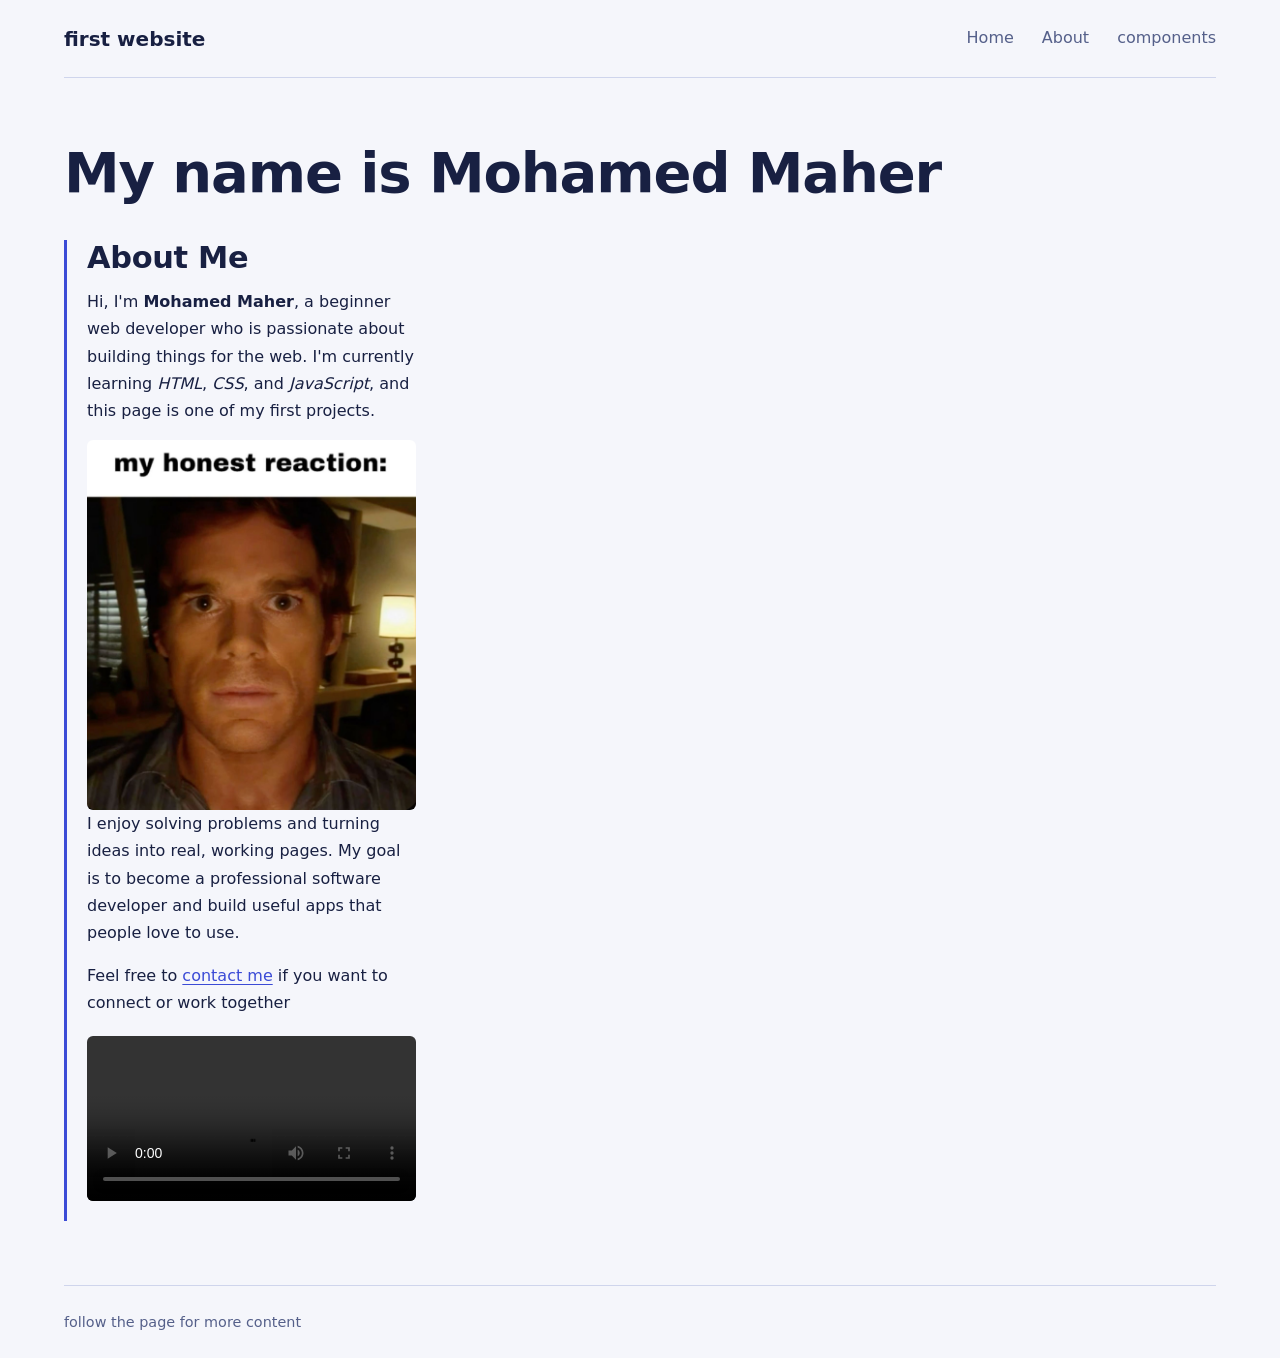
<file: index.html>
<!DOCTYPE html>
<html lang="en">
<head>
    <meta charset = "UTF-8">
        <meta name="viewport" content="width=device-width, initial-scale=1.0">
        <title> HTML is so fun </title>
        <link rel = "stylesheet" href="css/style.css">
</head>
<body>
    <header>
        <h1>
           first website
        </h1>
        <nav>
            <a href="index.html">Home</a>
            <a href="about.html">About</a>
            <a href="component.html">components</a>
        </nav>
    </header>
    
    <main>
        <section>
            <h1> My name is Mohamed Maher </h1>
            <article>
  <h2>About Me</h2>
  <p>
    Hi, I'm <strong>Mohamed Maher</strong>, a beginner web developer
    who is passionate about building things for the web. I'm currently
    learning <em>HTML</em>, <em>CSS</em>, and <em>JavaScript</em>, and
    this page is one of my first projects.
  </p>
  <img src="fe62b7dad2e2b84a4d9c1025c60ece1f.jpg" alt = "ME" >
   

    <p>
    I enjoy solving problems and turning ideas into real, working pages.
    My goal is to become a professional software developer and build
    useful apps that people love to use.
    </p>
    <p>
    Feel free to
    <a href="contact.html">contact me</a>
    if you want to connect or work together
    </p>
        <div style="text-align: center;">
            <video src="vid.mp4" controls width="600"></video>
        </div>
    

</article>
        </section>
    </main>
    <footer>
        follow the page for more content
    </footer>
</body>
</html>
</file>
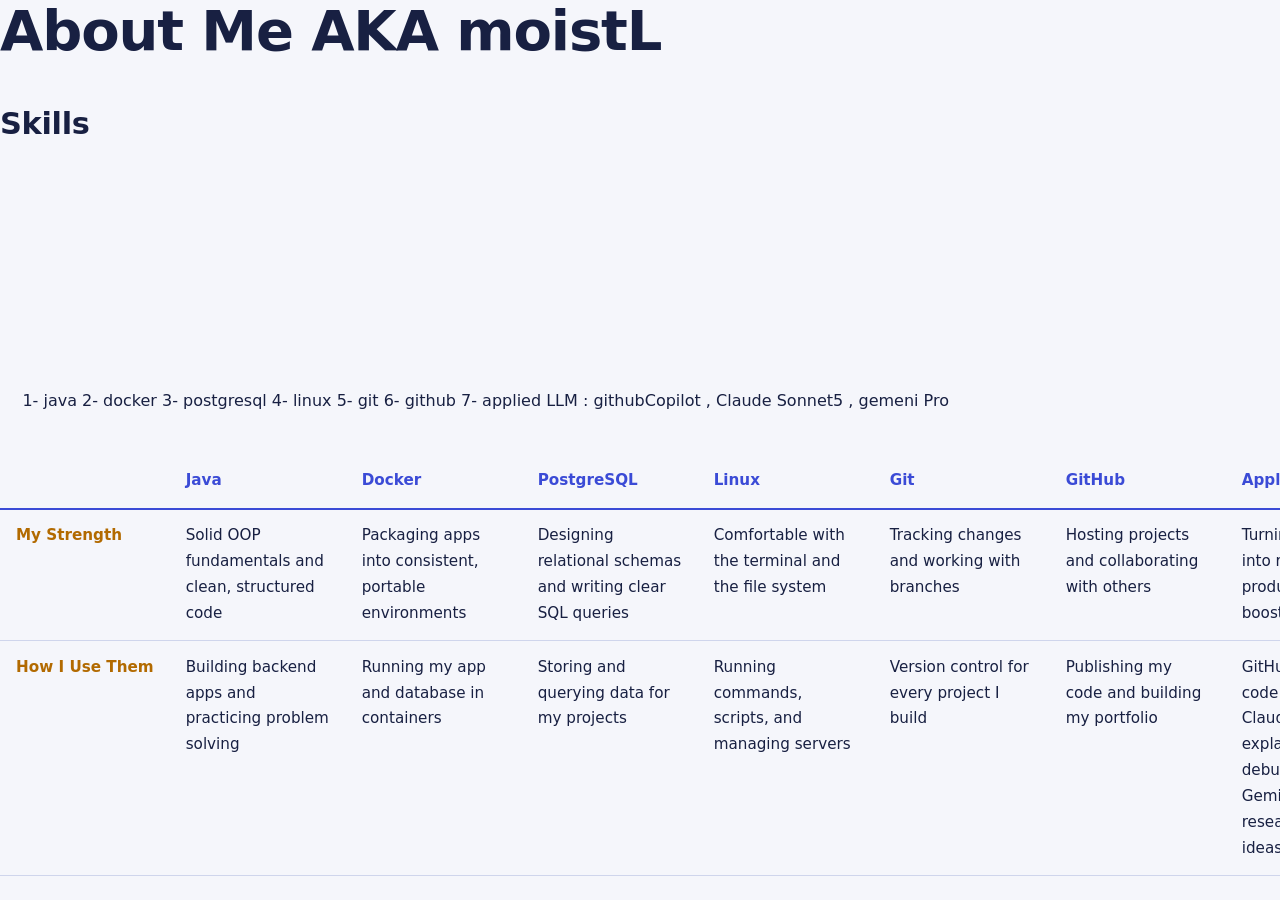
<file: about.html>
<!DOCTYPE html>
<html lang="en">
<head>
    <meta charset = "UTF-8">
        <meta name="viewport" content="width=device-width, initial-scale=1.0">
        <title> About </title>
        <link rel = "stylesheet" href="css/style.css">
</head>
<body>
    <h1>About Me AKA moistL</h1>
    <h2>Skills</h2>
    <ul>
        1- java 
        2- docker 
        3- postgresql
        4- linux
        5- git 
        6- github
        7- applied LLM : githubCopilot , Claude Sonnet5 , gemeni Pro
    </ul>
    <table>
  <thead>
    <tr>
      <th scope="col"></th>
      <th scope="col">Java</th>
      <th scope="col">Docker</th>
      <th scope="col">PostgreSQL</th>
      <th scope="col">Linux</th>
      <th scope="col">Git</th>
      <th scope="col">GitHub</th>
      <th scope="col">Applied LLM</th>
    </tr>
  </thead>
  <tbody>
    <tr>
      <th scope="row">My Strength</th>
      <td>Solid OOP fundamentals and clean, structured code</td>
      <td>Packaging apps into consistent, portable environments</td>
      <td>Designing relational schemas and writing clear SQL queries</td>
      <td>Comfortable with the terminal and the file system</td>
      <td>Tracking changes and working with branches</td>
      <td>Hosting projects and collaborating with others</td>
      <td>Turning AI tools into real productivity boosts</td>
    </tr>
    <tr>
      <th scope="row">How I Use Them</th>
      <td>Building backend apps and practicing problem solving</td>
      <td>Running my app and database in containers</td>
      <td>Storing and querying data for my projects</td>
      <td>Running commands, scripts, and managing servers</td>
      <td>Version control for every project I build</td>
      <td>Publishing my code and building my portfolio</td>
      <td>GitHub Copilot for code completion, Claude Sonnet for explaining and debugging, Gemini Pro for research and ideas</td>
    </tr>
  </tbody>
</table>
</body>
</file>
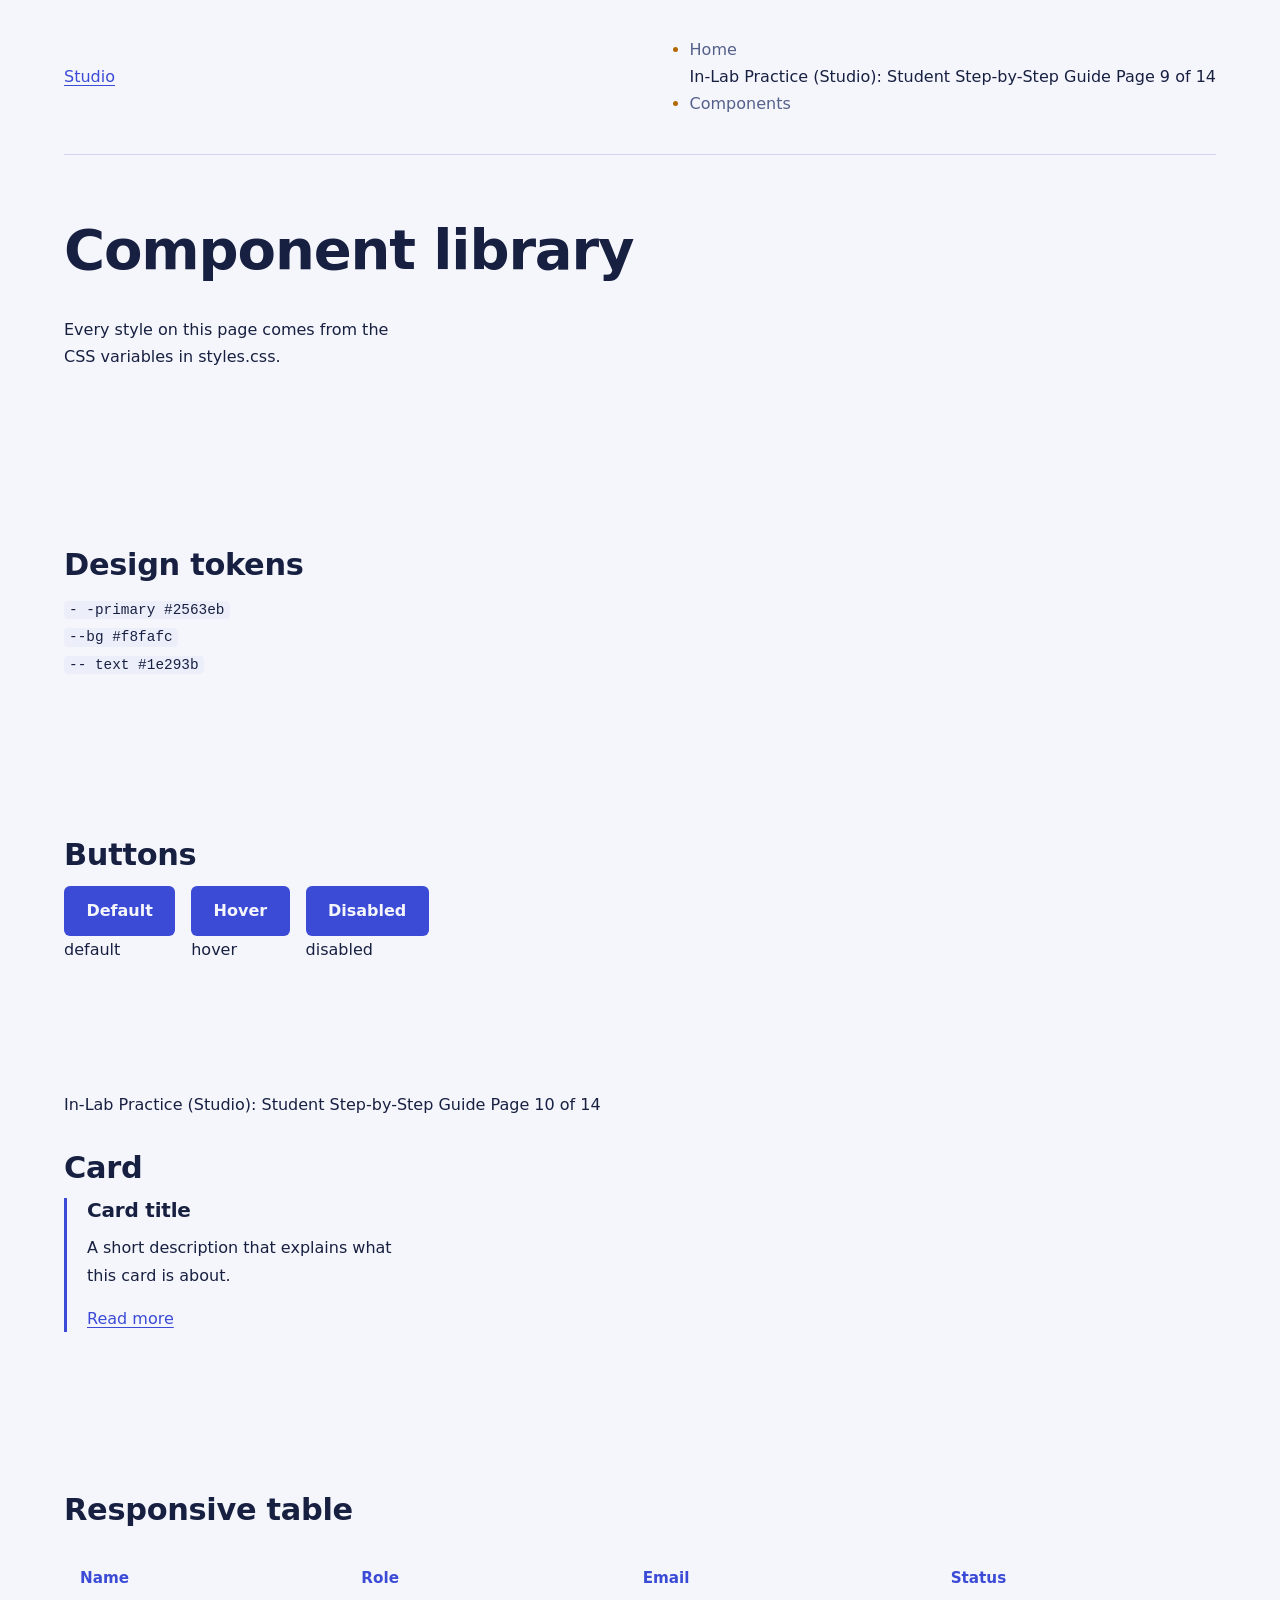
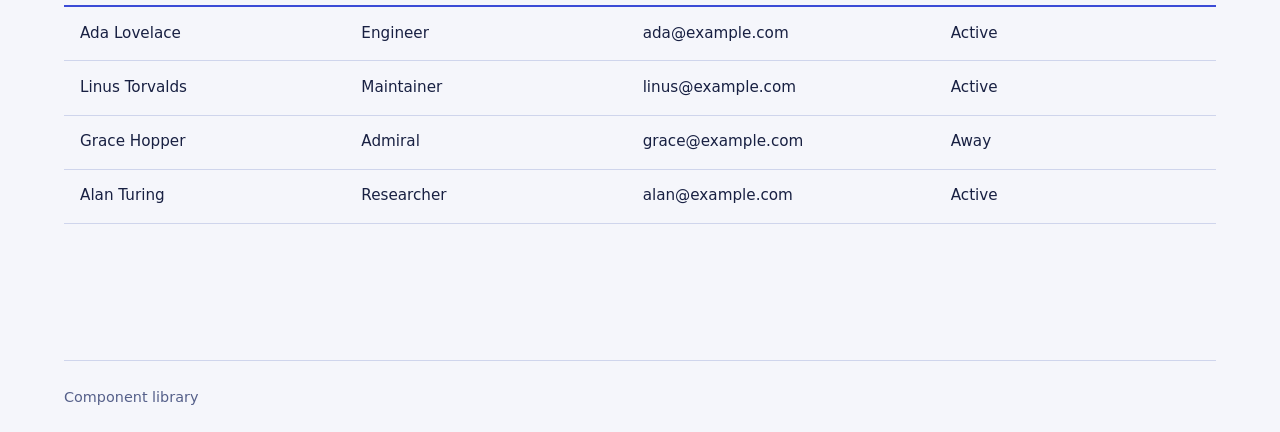
<file: component.html>
<!DOCTYPE html>
<html lang="en">
<head>
<meta charset="UTF-8">
<meta name="viewport" content="width=device-width, initial-scale=1">
<title>Studio - Component library</title>
<link rel="stylesheet" href="css/style.css">
</head>
<body>
<header class="site-header">
<a class="logo" href="index.html">Studio</a>
<nav>
<ul>
<li><a href="index.html">Home</a></li>

In-Lab Practice (Studio): Student Step-by-Step Guide

Page 9 of 14

<li><a class="active" href="components.html">Components</a></li>
</ul>
</nav>
</header>
<main class="container">
<section class="section">
<h1>Component library</h1>
<p class="label">Every style on this page comes from the CSS variables
in styles.css.</p>
</section>
<!-- Design tokens -->
<section class="section">
<h2>Design tokens</h2>
<div class="swatches">
<div class="swatch"><i style="background: var(--primary)"></i><code>-
-primary #2563eb</code></div>
<div class="swatch"><i style="background: var(--bg)"></i><code>--bg

#f8fafc</code></div>

<div class="swatch"><i style="background: var(--text)"></i><code>--

text #1e293b</code></div>
</div>
</section>
<!-- Buttons in three states -->
<section class="section">
<h2>Buttons</h2>
<div class="row">
<div>
<button class="btn">Default</button>
<div class="label">default</div>
</div>
<div>
<button class="btn is-hover">Hover</button>
<div class="label">hover</div>
</div>
<div>
<button class="btn" disabled>Disabled</button>
<div class="label">disabled</div>
</div>
</div>
</section>
<!-- One card component -->
<section class="section">
In-Lab Practice (Studio): Student Step-by-Step Guide

Page 10 of 14

<h2>Card</h2>
<article class="card" style="max-width: 360px">
<h3>Card title</h3>
<p>A short description that explains what this card is about.</p>
<a class="btn" href="#">Read more</a>
</article>
</section>
<!-- One responsive table -->
<section class="section">
<h2>Responsive table</h2>
<div class="table-wrap">
<table>
<thead>
<tr><th>Name</th><th>Role</th><th>Email</th><th>Status</th></tr>
</thead>
<tbody>
<tr><td>Ada Lovelace</td><td>Engineer</td>

<td>ada@example.com</td><td><span class="badge">Active</span></td></tr>

<tr><td>Linus Torvalds</td><td>Maintainer</td>

<td>linus@example.com</td><td><span class="badge">Active</span></td></tr>

<tr><td>Grace Hopper</td><td>Admiral</td>

<td>grace@example.com</td><td><span class="badge off">Away</span></td></tr>

<tr><td>Alan Turing</td><td>Researcher</td>

<td>alan@example.com</td><td><span class="badge">Active</span></td></tr>

</tbody>
</table>
</div>
</section>
</main>
<footer class="site-footer" style="margin-top: 48px">
<div class="container">Component library</div>
</footer>
</body>
</html>
</file>
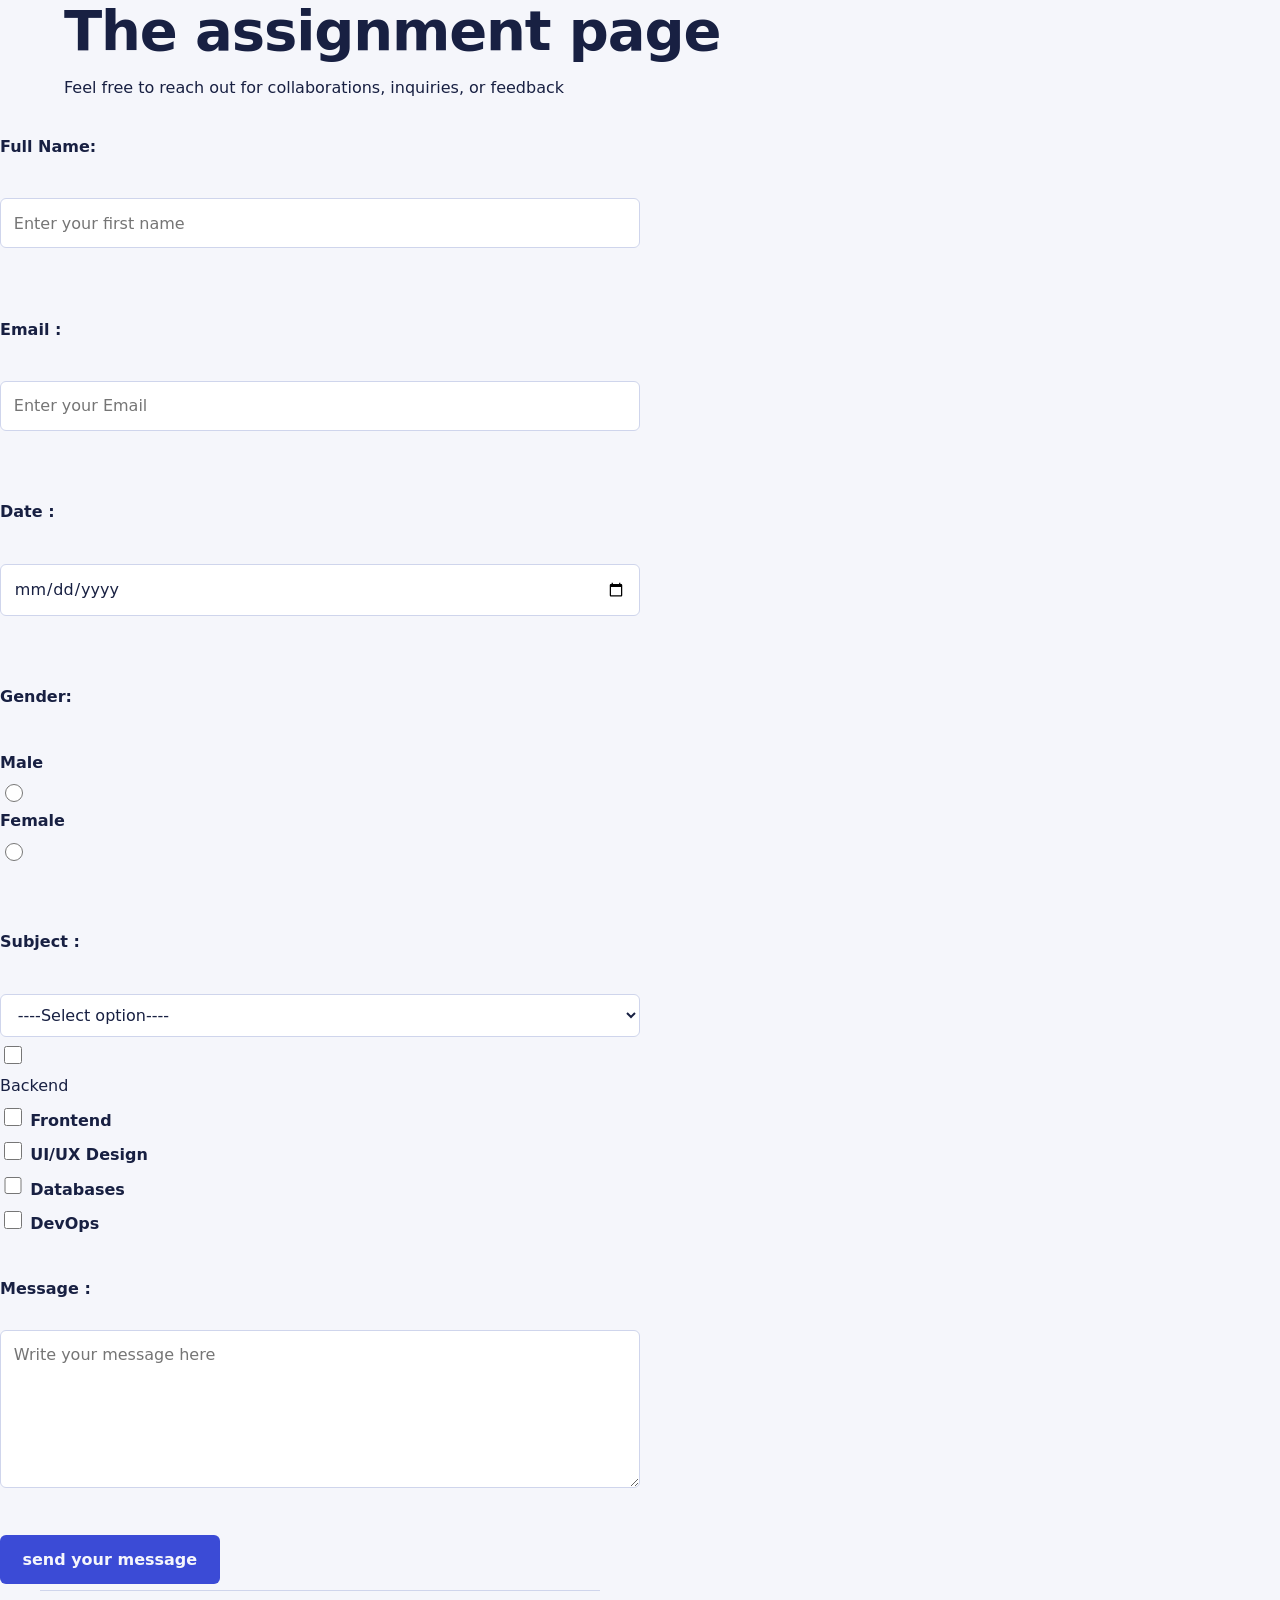
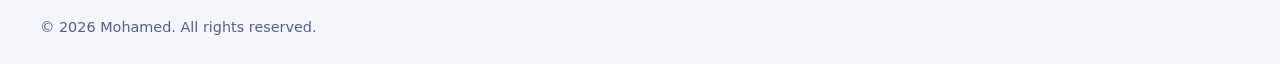
<file: contact.html>
<!DOCTYPE html>
<html lang="en">
<head>
    <meta charset = "UTF-8">
        <meta name="viewport" content="width=device-width, initial-scale=1.0">
        <title> Contact </title>
        <link rel = "stylesheet" href="css/style.css">
</head>

<body>
    <main>
        <h1>The assignment page</h1>
        <p>Feel free to reach out for collaborations, inquiries, or feedback<p>
    </main>

    <form action = "#" method="post">
        <div>
            <label for="Full Name">Full Name:  </label><br>
            <input type="text" name="Full name" id="fullname" placeholder="Enter your first name" required>
        </div>
            <br>
        <div>
            <label for="Email"> Email : </label><br>
            <input type="email" name="email" id="email" placeholder="Enter your Email"  required>
        </div>
        <br>
        <div>
            <label for ="date" > Date :</label><br>
            <input type="date" name="Date" placeholder="Enter a Date" required="false">
        </div>
            <br>
        <div>
                <label>Gender:</label><br>
                <label for="male">Male</label>
                <input type="radio" id="male" name="male" value="male">
                <label for="female">Female</label>
                <input type="radio" id="female" name="gender" value="female">

            </div>
            <br>
            <div>
                <label for="subject" >Subject : </label> <br>
                <select id="subject" name=" subject " required>
                <option>----Select option----</option>
                <option value="general">General Inquiry</option>
                    <option value="project">Project Collaboration</option>
                    <option value="feedback">Feedback</option>
            </div>
            <fieldset>
    <legend>Interests / Services Required:</legend>
    <label><input type="checkbox" name="interests" value="backend"> Backend</label>
    <label><input type="checkbox" name="interests" value="frontend"> Frontend</label>
    <label><input type="checkbox" name="interests" value="design"> UI/UX Design</label>
    <label><input type="checkbox" name="interests" value="database"> Databases</label>
    <label><input type="checkbox" name="interests" value="devops"> DevOps </label>
            </fieldset>



            <br>
            <div>
                <label for="message" >Message :</label><br>
                <textarea rows="5" name="Message" placeholder="Write your message here"  required></textarea>
            </div>
            <br>
        <button type="submit" value="submit you message"> send your message</button>
        
    </form>
    <footer>
        <p>&copy; 2026 Mohamed. All rights reserved.</p>
    </footer>
</body>
</file>
<file: css/style.css>
/* ==========================================================================
   Portfolio page: style.css  (Grid + Flexbox version)
   Grid  -> page skeleton, main layout, intro section, .cards
   Flex  -> header, nav, footer, checkbox group, .row
   ========================================================================== */

/* ---------- 1. Design tokens ---------- */
:root {
  --bg: #0c1224;
  --surface: #141c38;
  --surface-2: #1b2447;
  --border: #29346a;
  --text: #e2e7f7;
  --muted: #94a0c8;
  --accent: #8b9bff;
  --highlight: #f2b45c;

  --font-sans: system-ui, -apple-system, "Segoe UI", Tahoma, Roboto, sans-serif;
  --font-mono: ui-monospace, "SF Mono", Consolas, "Cascadia Code", monospace;

  --radius: 6px;
  --measure: 68ch;
  --page-width: 72rem;
  --gutter: clamp(1rem, 4vw, 2.5rem);

  color-scheme: dark;
}

@media (prefers-color-scheme: light) {
  :root {
    --bg: #f5f6fb;
    --surface: #ffffff;
    --surface-2: #eceffa;
    --border: #cfd5ec;
    --text: #182042;
    --muted: #55608a;
    --accent: #3b4bd6;
    --highlight: #b26a00;
    color-scheme: light;
  }
}

/* ---------- 2. Base ---------- */
*, *::before, *::after { box-sizing: border-box; }

html {
  -webkit-text-size-adjust: 100%;
  scroll-behavior: smooth;
}

h1, h2, h3, h4 {
  line-height: 1.2;
  margin: 2rem 0 0.75rem;
  letter-spacing: -0.01em;
}
h1 {
  font-size: clamp(2rem, 1rem + 5vw, 3.5rem);
  line-height: 1.1;
  letter-spacing: -0.02em;
  margin-top: 0;
}
h2 { font-size: clamp(1.4rem, 1rem + 2vw, 1.9rem); }
h3 { font-size: 1.25rem; }

p { margin: 0 0 1em; }
strong { font-weight: 650; }

a {
  color: var(--accent);
  text-underline-offset: 0.2em;
  text-decoration-thickness: 1px;
}
a:hover { color: var(--highlight); }

:focus-visible {
  outline: 2px solid var(--highlight);
  outline-offset: 3px;
  border-radius: 2px;
}

img, video {
  display: block;
  max-width: 100%;
  height: auto;
  border-radius: var(--radius);
}

ul, ol { padding-inline-start: 1.4rem; }
li::marker { color: var(--highlight); }

code {
  font-family: var(--font-mono);
  font-size: 0.9em;
  background: var(--surface-2);
  padding: 0.1em 0.35em;
  border-radius: 4px;
}

hr {
  border: 0;
  border-top: 1px solid var(--border);
  margin-block: 2rem;
}

/* ---------- 3. GRID: page skeleton ---------- */
body {
  margin: 0;
  min-height: 100vh;
  display: grid;
  grid-template-rows: auto 1fr auto;   /* header | main (takes the rest) | footer */
  background: var(--bg);
  color: var(--text);
  font: 1rem/1.7 var(--font-sans);
}

header, main, footer {
  width: min(100% - 2 * var(--gutter), var(--page-width));
  margin-inline: auto;
}

/* ---------- 4. FLEX: header & navigation ---------- */
header {
  display: flex;
  flex-wrap: wrap;
  align-items: center;
  justify-content: space-between;    /* site name on one side, nav on the other */
  gap: 0.75rem 2rem;
  padding-block: 1.25rem;
  border-bottom: 1px solid var(--border);
}

header h1,
header > p {
  margin: 0;
  font-size: 1.25rem;
  line-height: 1.2;
  letter-spacing: 0;
}

nav {
  display: flex;
  flex-wrap: wrap;
  gap: 0.25rem 1.75rem;
}

nav a {
  color: var(--muted);
  text-decoration: none;
  padding-block: 0.25rem;
  border-bottom: 2px solid transparent;
  transition: color 0.15s, border-color 0.15s;
}
nav a:hover,
nav a[aria-current="page"] {
  color: var(--text);
  border-bottom-color: var(--highlight);
}

/* ---------- 5. GRID: main content ---------- */
main {
  display: grid;
  grid-template-columns: minmax(0, 1fr);
  align-content: start;
}

main > section {
  padding-block: clamp(2rem, 6vw, 4rem);
}

/* Intro section: heading on top, then content that sits side by side
   when there is room (e.g. add an <img> or <aside> next to the <article>) */
main > section:first-child {
  display: grid;
  grid-template-columns: repeat(auto-fit, minmax(min(100%, 22rem), 1fr));
  gap: 1.5rem clamp(1.5rem, 4vw, 3rem);
  align-items: start;
}
main > section:first-child > h1 {
  grid-column: 1 / -1;
}

/* Reusable card grid: put class="cards" on a <ul> or <div> */
.cards {
  display: grid;
  grid-template-columns: repeat(auto-fit, minmax(min(100%, 16rem), 1fr));
  gap: 1rem;
  margin-block: 1.5rem;
  padding: 0;
  list-style: none;
}
.cards > * {
  padding: 1.25rem;
  background: var(--surface);
  border: 1px solid var(--border);
  border-radius: var(--radius);
}
.cards h3 { margin-top: 0; }

/* Reusable flex row: wraps and spaces its children */
.row {
  display: flex;
  flex-wrap: wrap;
  align-items: center;
  gap: 1rem;
}

/* ---------- 6. Article ---------- */
article {
  max-width: var(--measure);
  padding-inline-start: 1.25rem;
  border-inline-start: 3px solid var(--accent);
}
article > :first-child { margin-top: 0; }
article > :last-child { margin-bottom: 0; }
article video { margin-block: 1.25rem; }

/* ---------- 7. Skills table ---------- */
table {
  width: 100%;
  margin-block: 1.5rem;
  border-collapse: collapse;
  font-size: 0.95rem;
}

th, td {
  min-width: 11rem;
  padding: 0.85rem 1rem;
  text-align: start;
  vertical-align: top;
  border-bottom: 1px solid var(--border);
}

thead th {
  color: var(--accent);
  font-weight: 650;
  white-space: nowrap;
  border-bottom: 2px solid var(--accent);
}

thead th:first-child,
tbody th[scope="row"] {
  position: sticky;
  inset-inline-start: 0;
  min-width: 0;
  background: var(--bg);
}

tbody th[scope="row"] {
  color: var(--highlight);
  font-weight: 650;
  white-space: nowrap;
}

@media (max-width: 64rem) {
  table { display: block; overflow-x: auto; }
}

/* ---------- 8. Forms ---------- */
form {
  display: grid;                     /* GRID: one field group per row */
  gap: 1.25rem;
  max-width: 40rem;
}

form > div {
  display: grid;
  gap: 0.35rem;
}

label {
  display: block;
  margin: 0;
  font-weight: 600;
}

input, textarea, select {
  width: 100%;
  padding: 0.65rem 0.8rem;
  font: inherit;
  color: inherit;
  background: var(--surface);
  border: 1px solid var(--border);
  border-radius: var(--radius);
}
input:focus, textarea:focus, select:focus { border-color: var(--accent); }

/* Checkbox group: FLEX row that wraps */
fieldset {
  display: flex;
  flex-wrap: wrap;
  gap: 0.5rem 1.5rem;
  margin: 0;
  padding: 1rem;
  border: 1px solid var(--border);
  border-radius: var(--radius);
}
legend {
  padding-inline: 0.5rem;
  font-weight: 600;
}
fieldset label {
  display: flex;
  align-items: center;
  gap: 0.6rem;
  font-weight: 400;
}
input[type="checkbox"],
input[type="radio"] {
  flex: none;
  width: 1.1rem;
  height: 1.1rem;
  padding: 0;
  accent-color: var(--accent);
}

button,
input[type="submit"] {
  justify-self: start;
  width: auto;
  padding: 0.7rem 1.4rem;
  font: inherit;
  font-weight: 600;
  color: var(--bg);
  background: var(--accent);
  border: 0;
  border-radius: var(--radius);
  cursor: pointer;
  transition: background-color 0.15s;
}
button:hover,
input[type="submit"]:hover { background: var(--highlight); }

/* ---------- 9. FLEX: footer ---------- */
footer {
  display: flex;
  flex-wrap: wrap;
  align-items: center;
  justify-content: space-between;
  gap: 0.5rem 1.5rem;
  padding-block: 1.5rem;
  border-top: 1px solid var(--border);
  color: var(--muted);
  font-size: 0.9rem;
}
footer p { margin: 0; }

/* ---------- 10. Small screens ---------- */
@media (max-width: 40rem) {
  th, td { padding: 0.7rem 0.75rem; }
  article { padding-inline-start: 1rem; }
}

/* ---------- 11. Reduced motion ---------- */
@media (prefers-reduced-motion: reduce) {
  html { scroll-behavior: auto; }
  *, *::before, *::after {
    transition: none !important;
    animation: none !important;
  }
}
</file>
